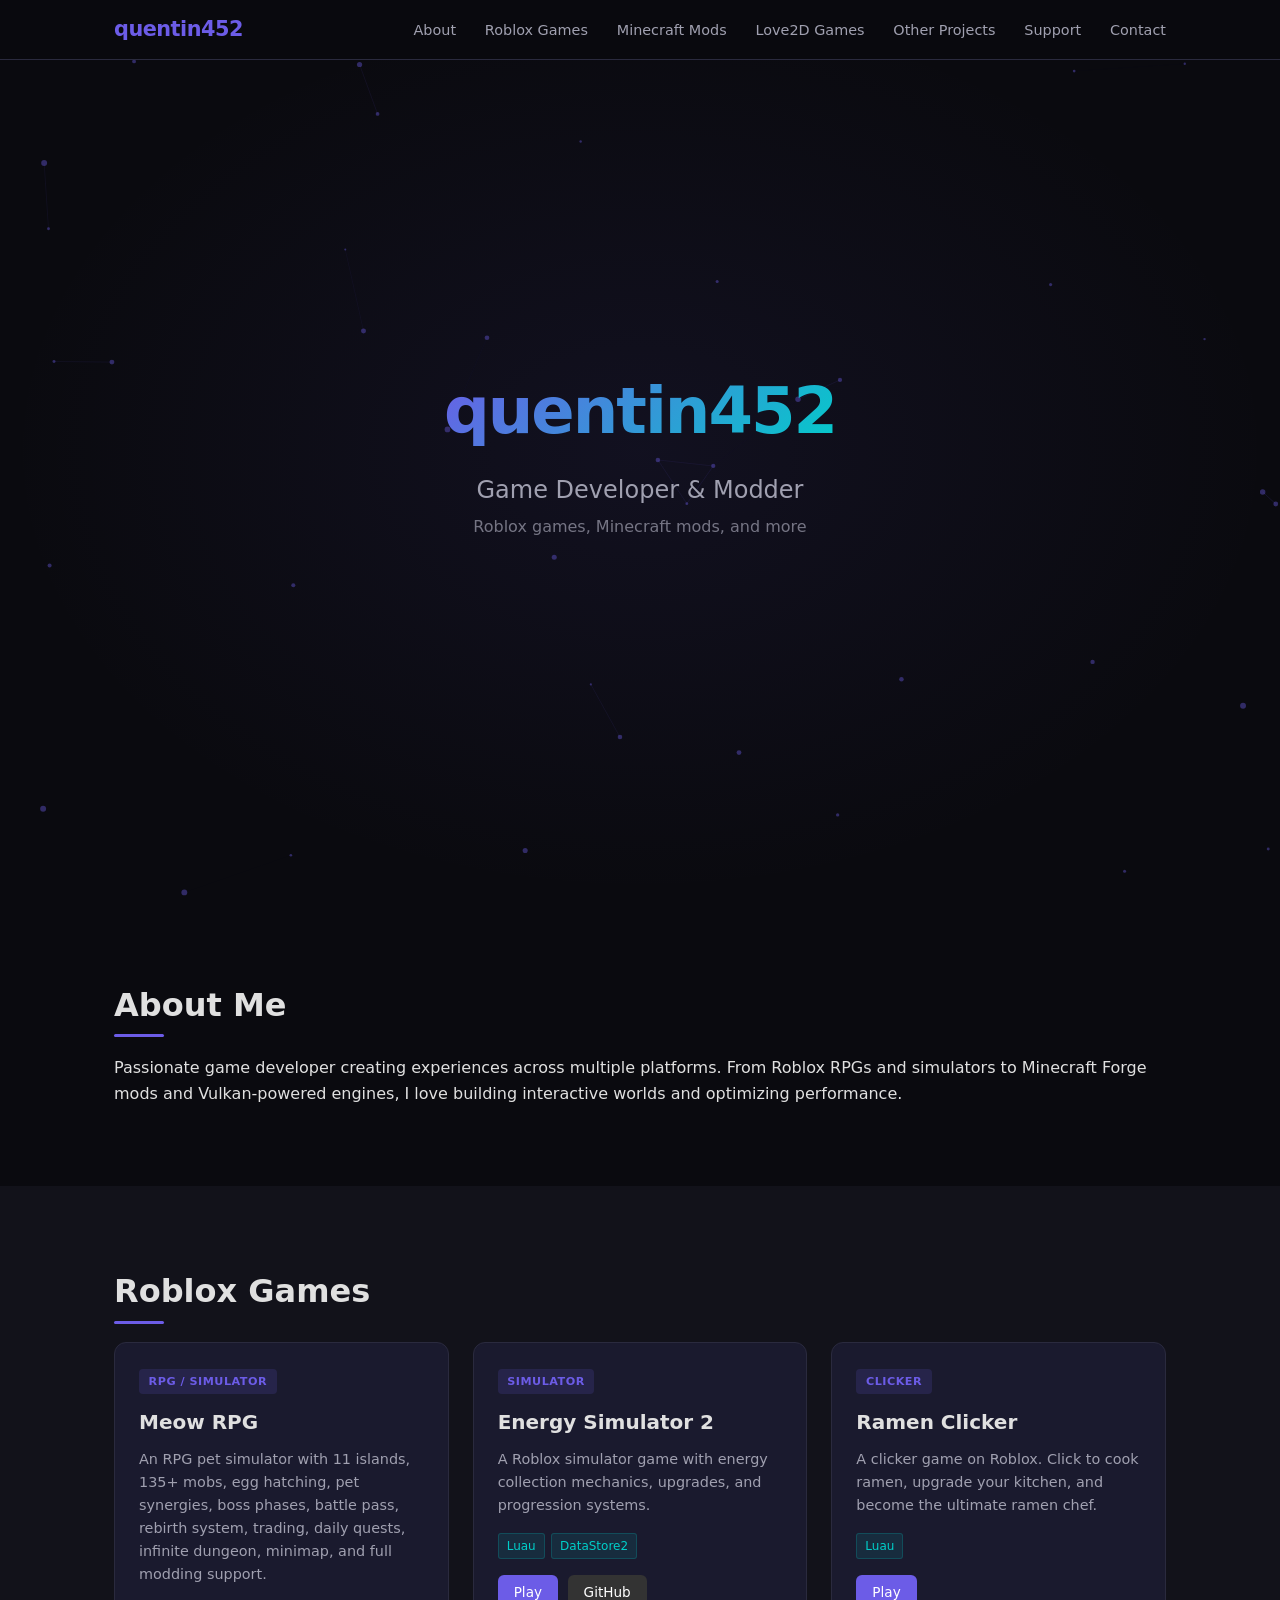
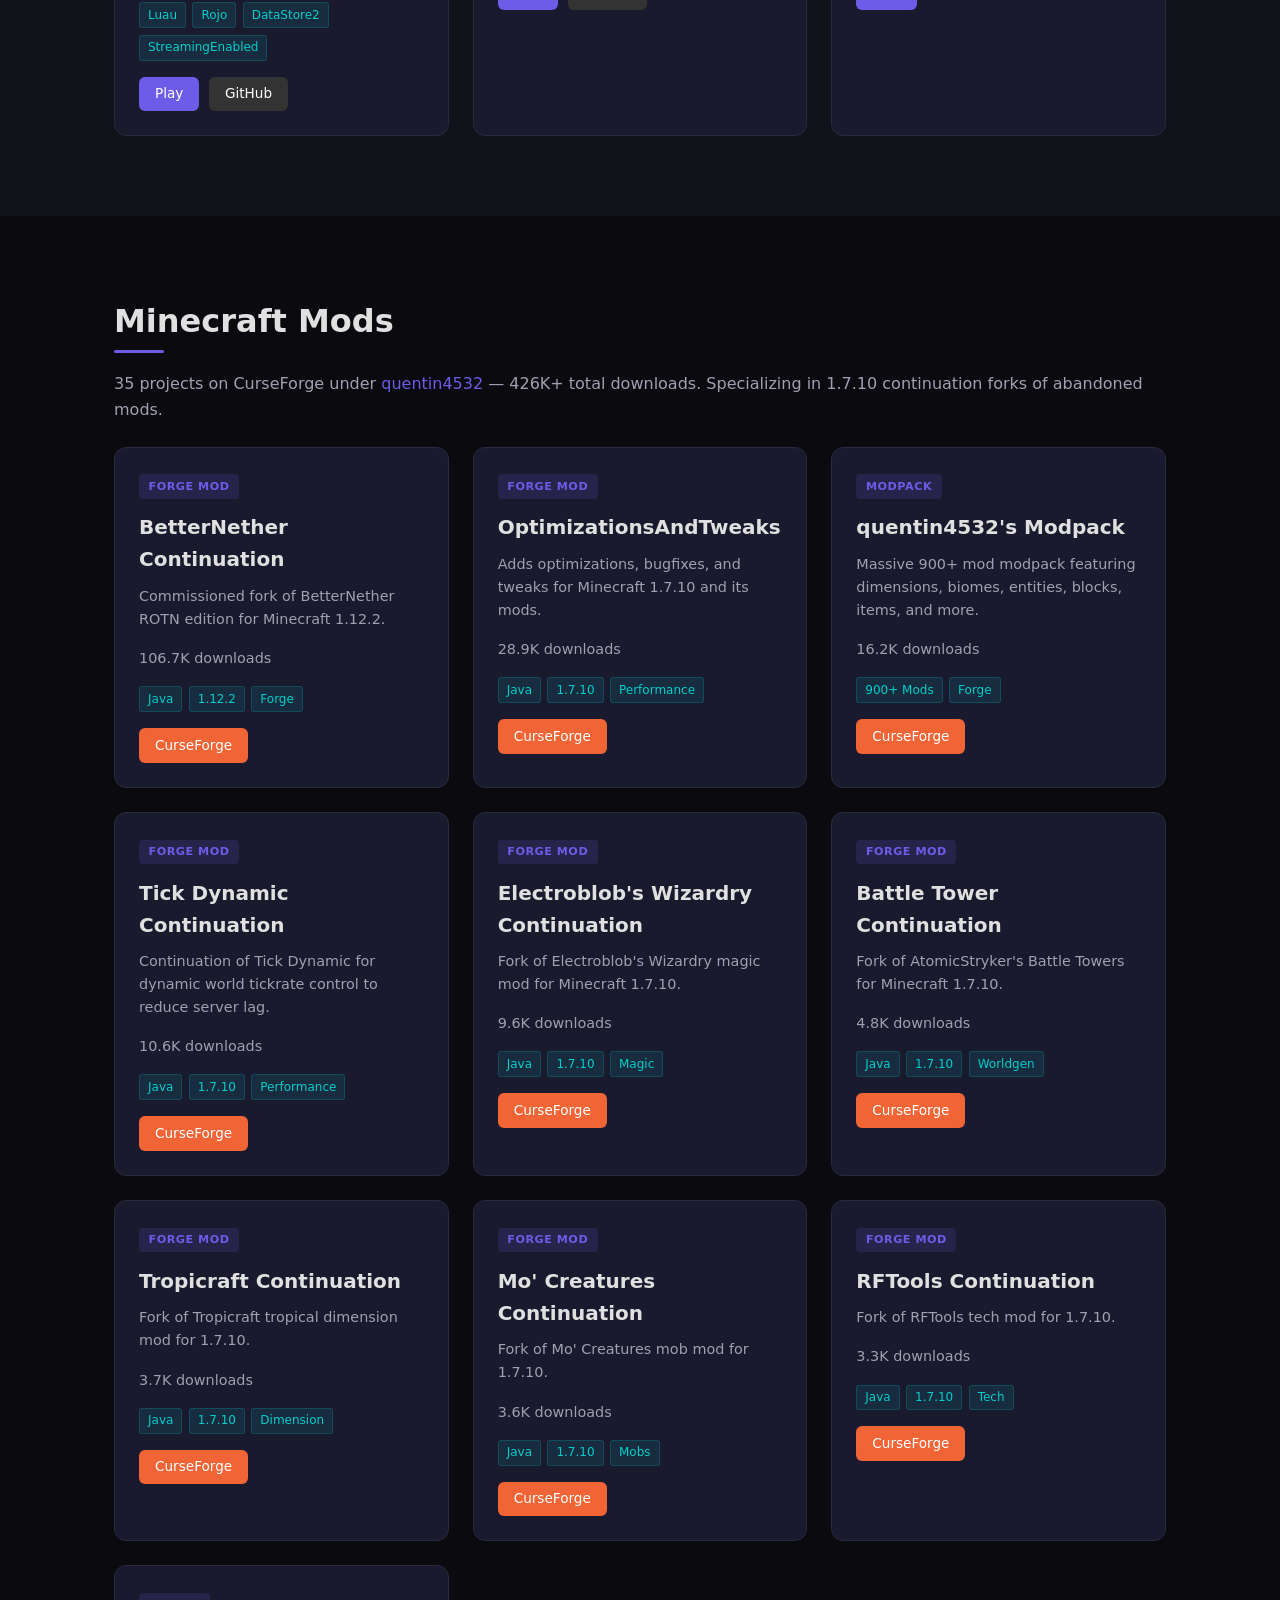
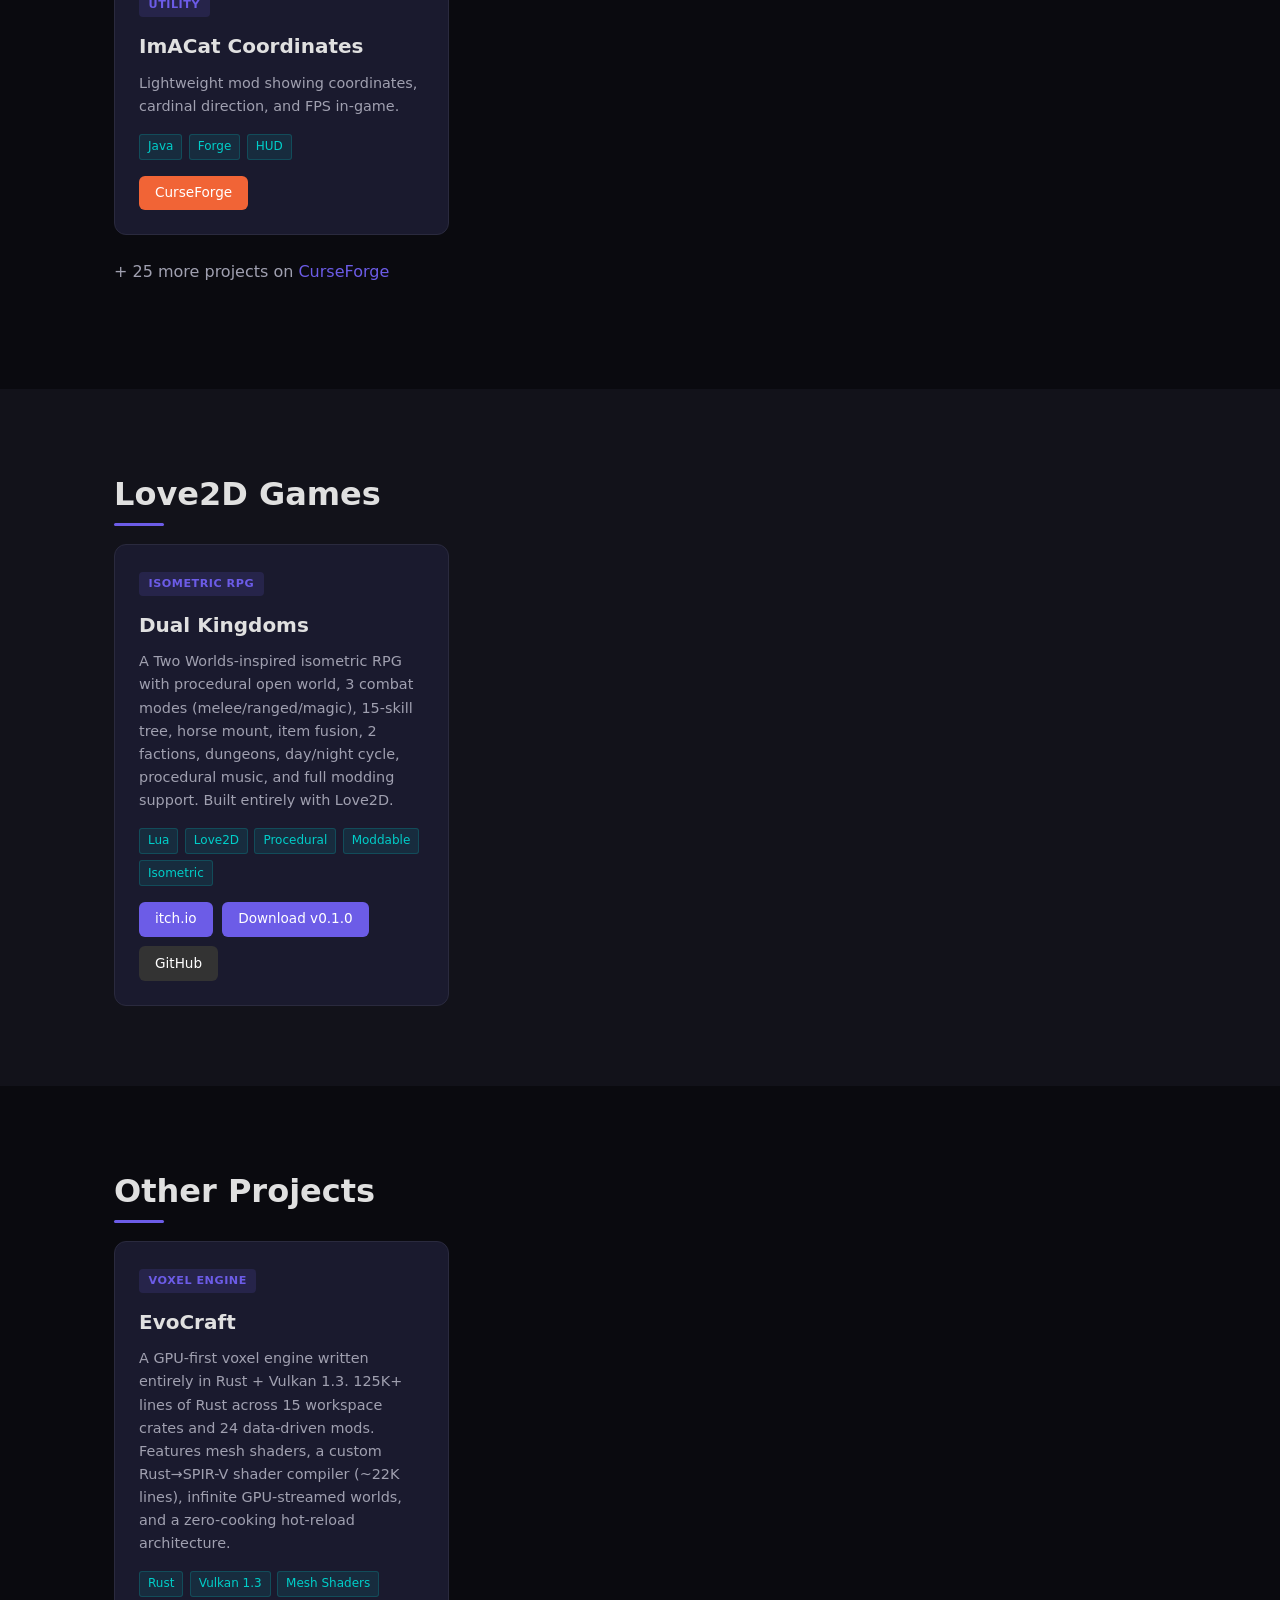
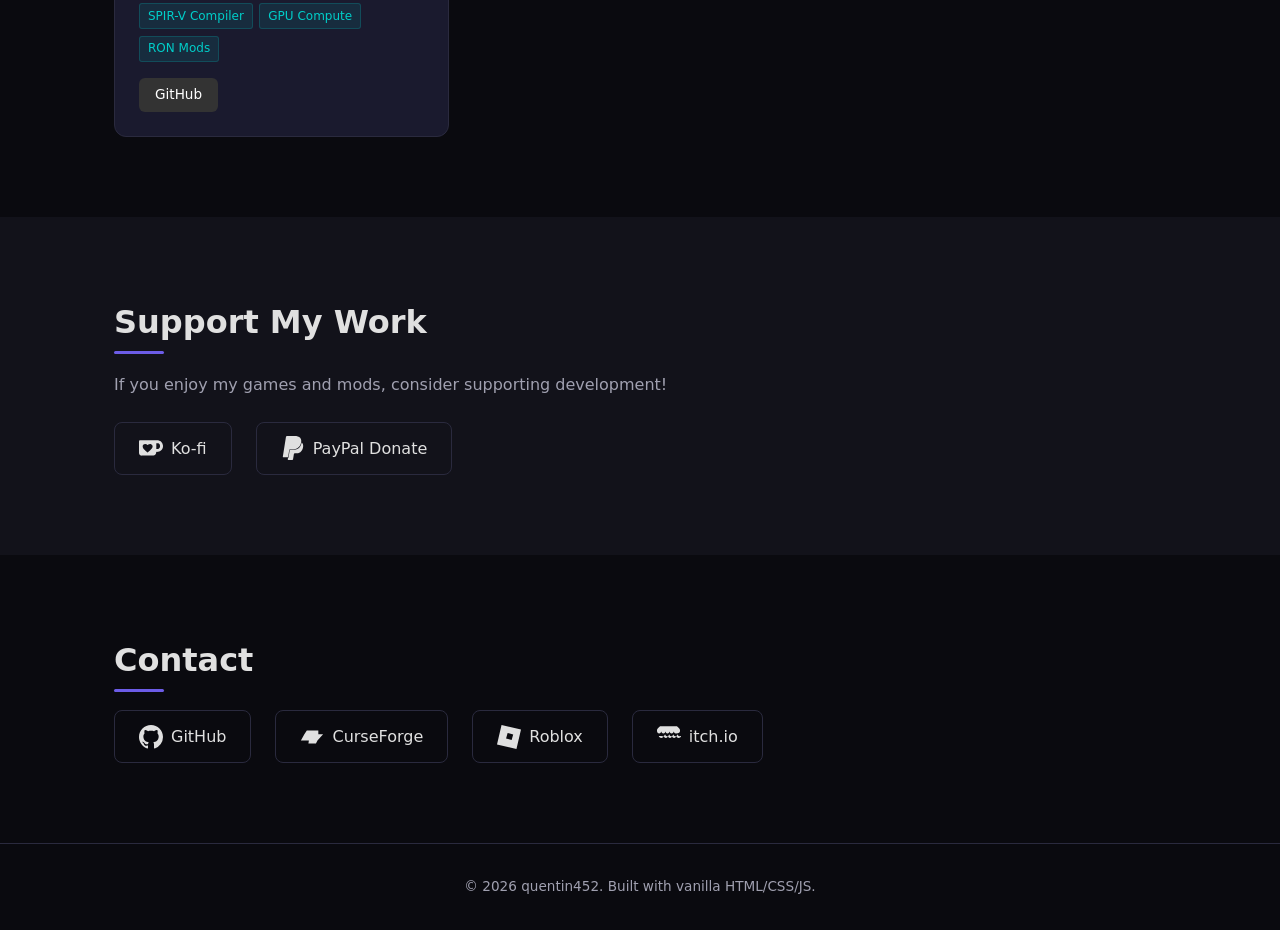
<file: index.html>
<!DOCTYPE html>
<html lang="en">
<head>
    <meta charset="UTF-8">
    <meta name="viewport" content="width=device-width, initial-scale=1.0">
    <title>quentin452 — Game Developer Portfolio</title>
    <link rel="stylesheet" href="style.css">
</head>
<body>
    <header>
        <nav>
            <div class="logo">quentin452</div>
            <ul>
                <li><a href="#about">About</a></li>
                <li><a href="#roblox">Roblox Games</a></li>
                <li><a href="#minecraft">Minecraft Mods</a></li>
                <li><a href="#love2d">Love2D Games</a></li>
                <li><a href="#other">Other Projects</a></li>
                <li><a href="#support">Support</a></li>
                <li><a href="#contact">Contact</a></li>
            </ul>
        </nav>
    </header>

    <section id="hero">
        <div class="hero-content">
            <h1>quentin452</h1>
            <p class="tagline">Game Developer &amp; Modder</p>
            <p class="subtitle">Roblox games, Minecraft mods, and more</p>
        </div>
        <div class="hero-particles" id="particles"></div>
    </section>

    <section id="about">
        <div class="container">
            <h2>About Me</h2>
            <p>Passionate game developer creating experiences across multiple platforms. From Roblox RPGs and simulators to Minecraft Forge mods and Vulkan-powered engines, I love building interactive worlds and optimizing performance.</p>
        </div>
    </section>

    <section id="roblox">
        <div class="container">
            <h2>Roblox Games</h2>
            <div class="projects-grid">
                <div class="project-card">
                    <div class="card-badge">RPG / Simulator</div>
                    <h3>Meow RPG</h3>
                    <p>An RPG pet simulator with 11 islands, 135+ mobs, egg hatching, pet synergies, boss phases, battle pass, rebirth system, trading, daily quests, infinite dungeon, minimap, and full modding support.</p>
                    <ul class="tech-tags">
                        <li>Luau</li>
                        <li>Rojo</li>
                        <li>DataStore2</li>
                        <li>StreamingEnabled</li>
                    </ul>
                    <div class="card-links">
                        <a href="https://www.roblox.com/fr/games/6365075829/Meow-RPG-BETA-V0-42" target="_blank" class="btn btn-play">Play</a>
                        <a href="https://github.com/quentin452/MeowRPG-2" target="_blank" class="btn btn-github">GitHub</a>
                    </div>
                </div>

                <div class="project-card">
                    <div class="card-badge">Simulator</div>
                    <h3>Energy Simulator 2</h3>
                    <p>A Roblox simulator game with energy collection mechanics, upgrades, and progression systems.</p>
                    <ul class="tech-tags">
                        <li>Luau</li>
                        <li>DataStore2</li>
                    </ul>
                    <div class="card-links">
                        <a href="https://www.roblox.com/games/120253435798827/" target="_blank" class="btn btn-play">Play</a>
                        <a href="https://github.com/quentin452/ENERGY-SIMULATOR-2-RELEASE" target="_blank" class="btn btn-github">GitHub</a>
                    </div>
                </div>

                <div class="project-card">
                    <div class="card-badge">Clicker</div>
                    <h3>Ramen Clicker</h3>
                    <p>A clicker game on Roblox. Click to cook ramen, upgrade your kitchen, and become the ultimate ramen chef.</p>
                    <ul class="tech-tags">
                        <li>Luau</li>
                    </ul>
                    <div class="card-links">
                        <a href="https://www.roblox.com/games/6224194909/" target="_blank" class="btn btn-play">Play</a>
                    </div>
                </div>
            </div>
        </div>
    </section>

    <section id="minecraft">
        <div class="container">
            <h2>Minecraft Mods</h2>
            <p class="section-desc">35 projects on CurseForge under <a href="https://www.curseforge.com/members/quentin4532/projects" target="_blank">quentin4532</a> — 426K+ total downloads. Specializing in 1.7.10 continuation forks of abandoned mods.</p>
            <div class="projects-grid" id="minecraft-grid">

                <div class="project-card">
                    <div class="card-badge">Forge Mod</div>
                    <h3>BetterNether Continuation</h3>
                    <p>Commissioned fork of BetterNether ROTN edition for Minecraft 1.12.2.</p>
                    <p class="download-count">106.7K downloads</p>
                    <ul class="tech-tags"><li>Java</li><li>1.12.2</li><li>Forge</li></ul>
                    <div class="card-links">
                        <a href="https://www.curseforge.com/minecraft/mc-mods/better-nether-continuation" target="_blank" class="btn btn-curseforge">CurseForge</a>
                    </div>
                </div>

                <div class="project-card">
                    <div class="card-badge">Forge Mod</div>
                    <h3>OptimizationsAndTweaks</h3>
                    <p>Adds optimizations, bugfixes, and tweaks for Minecraft 1.7.10 and its mods.</p>
                    <p class="download-count">28.9K downloads</p>
                    <ul class="tech-tags"><li>Java</li><li>1.7.10</li><li>Performance</li></ul>
                    <div class="card-links">
                        <a href="https://www.curseforge.com/minecraft/mc-mods/optimizationsandtweaks" target="_blank" class="btn btn-curseforge">CurseForge</a>
                    </div>
                </div>

                <div class="project-card">
                    <div class="card-badge">Modpack</div>
                    <h3>quentin4532's Modpack</h3>
                    <p>Massive 900+ mod modpack featuring dimensions, biomes, entities, blocks, items, and more.</p>
                    <p class="download-count">16.2K downloads</p>
                    <ul class="tech-tags"><li>900+ Mods</li><li>Forge</li></ul>
                    <div class="card-links">
                        <a href="https://www.curseforge.com/members/quentin4532/projects" target="_blank" class="btn btn-curseforge">CurseForge</a>
                    </div>
                </div>

                <div class="project-card">
                    <div class="card-badge">Forge Mod</div>
                    <h3>Tick Dynamic Continuation</h3>
                    <p>Continuation of Tick Dynamic for dynamic world tickrate control to reduce server lag.</p>
                    <p class="download-count">10.6K downloads</p>
                    <ul class="tech-tags"><li>Java</li><li>1.7.10</li><li>Performance</li></ul>
                    <div class="card-links">
                        <a href="https://www.curseforge.com/minecraft/mc-mods/tick-dynamic-continuation" target="_blank" class="btn btn-curseforge">CurseForge</a>
                    </div>
                </div>

                <div class="project-card">
                    <div class="card-badge">Forge Mod</div>
                    <h3>Electroblob's Wizardry Continuation</h3>
                    <p>Fork of Electroblob's Wizardry magic mod for Minecraft 1.7.10.</p>
                    <p class="download-count">9.6K downloads</p>
                    <ul class="tech-tags"><li>Java</li><li>1.7.10</li><li>Magic</li></ul>
                    <div class="card-links">
                        <a href="https://www.curseforge.com/minecraft/mc-mods/electroblobs-wizardry-continuation" target="_blank" class="btn btn-curseforge">CurseForge</a>
                    </div>
                </div>

                <div class="project-card">
                    <div class="card-badge">Forge Mod</div>
                    <h3>Battle Tower Continuation</h3>
                    <p>Fork of AtomicStryker's Battle Towers for Minecraft 1.7.10.</p>
                    <p class="download-count">4.8K downloads</p>
                    <ul class="tech-tags"><li>Java</li><li>1.7.10</li><li>Worldgen</li></ul>
                    <div class="card-links">
                        <a href="https://www.curseforge.com/minecraft/mc-mods/battle-tower-continuation" target="_blank" class="btn btn-curseforge">CurseForge</a>
                    </div>
                </div>

                <div class="project-card">
                    <div class="card-badge">Forge Mod</div>
                    <h3>Tropicraft Continuation</h3>
                    <p>Fork of Tropicraft tropical dimension mod for 1.7.10.</p>
                    <p class="download-count">3.7K downloads</p>
                    <ul class="tech-tags"><li>Java</li><li>1.7.10</li><li>Dimension</li></ul>
                    <div class="card-links">
                        <a href="https://www.curseforge.com/minecraft/mc-mods/tropicraft-continuation" target="_blank" class="btn btn-curseforge">CurseForge</a>
                    </div>
                </div>

                <div class="project-card">
                    <div class="card-badge">Forge Mod</div>
                    <h3>Mo' Creatures Continuation</h3>
                    <p>Fork of Mo' Creatures mob mod for 1.7.10.</p>
                    <p class="download-count">3.6K downloads</p>
                    <ul class="tech-tags"><li>Java</li><li>1.7.10</li><li>Mobs</li></ul>
                    <div class="card-links">
                        <a href="https://www.curseforge.com/minecraft/mc-mods/mo-creatures-continuation" target="_blank" class="btn btn-curseforge">CurseForge</a>
                    </div>
                </div>

                <div class="project-card">
                    <div class="card-badge">Forge Mod</div>
                    <h3>RFTools Continuation</h3>
                    <p>Fork of RFTools tech mod for 1.7.10.</p>
                    <p class="download-count">3.3K downloads</p>
                    <ul class="tech-tags"><li>Java</li><li>1.7.10</li><li>Tech</li></ul>
                    <div class="card-links">
                        <a href="https://www.curseforge.com/minecraft/mc-mods/rftools-continuation" target="_blank" class="btn btn-curseforge">CurseForge</a>
                    </div>
                </div>

                <div class="project-card">
                    <div class="card-badge">Utility</div>
                    <h3>ImACat Coordinates</h3>
                    <p>Lightweight mod showing coordinates, cardinal direction, and FPS in-game.</p>
                    <ul class="tech-tags"><li>Java</li><li>Forge</li><li>HUD</li></ul>
                    <div class="card-links">
                        <a href="https://www.curseforge.com/minecraft/mc-mods/my-coordinates-mod" target="_blank" class="btn btn-curseforge">CurseForge</a>
                    </div>
                </div>

            </div>
            <p class="section-desc" style="margin-top: 1.5rem;">+ 25 more projects on <a href="https://www.curseforge.com/members/quentin4532/projects" target="_blank">CurseForge</a></p>
        </div>
    </section>

    <section id="love2d">
        <div class="container">
            <h2>Love2D Games</h2>
            <div class="projects-grid">
                <div class="project-card">
                    <div class="card-badge">Isometric RPG</div>
                    <h3>Dual Kingdoms</h3>
                    <p>A Two Worlds-inspired isometric RPG with procedural open world, 3 combat modes (melee/ranged/magic), 15-skill tree, horse mount, item fusion, 2 factions, dungeons, day/night cycle, procedural music, and full modding support. Built entirely with Love2D.</p>
                    <ul class="tech-tags">
                        <li>Lua</li>
                        <li>Love2D</li>
                        <li>Procedural</li>
                        <li>Moddable</li>
                        <li>Isometric</li>
                    </ul>
                    <div class="card-links">
                        <a href="https://quentin4532.itch.io/dual-kingdom" target="_blank" class="btn btn-play">itch.io</a>
                        <a href="https://github.com/quentin452/DualKingdoms/releases/tag/v0.1.0" target="_blank" class="btn btn-play">Download v0.1.0</a>
                        <a href="https://github.com/quentin452/DualKingdoms" target="_blank" class="btn btn-github">GitHub</a>
                    </div>
                </div>
            </div>
        </div>
    </section>

    <section id="other">
        <div class="container">
            <h2>Other Projects</h2>
            <div class="projects-grid">
                <div class="project-card">
                    <div class="card-badge">Voxel Engine</div>
                    <h3>EvoCraft</h3>
                    <p>A GPU-first voxel engine written entirely in Rust + Vulkan 1.3. 125K+ lines of Rust across 15 workspace crates and 24 data-driven mods. Features mesh shaders, a custom Rust→SPIR-V shader compiler (~22K lines), infinite GPU-streamed worlds, and a zero-cooking hot-reload architecture.</p>
                    <ul class="tech-tags">
                        <li>Rust</li>
                        <li>Vulkan 1.3</li>
                        <li>Mesh Shaders</li>
                        <li>SPIR-V Compiler</li>
                        <li>GPU Compute</li>
                        <li>RON Mods</li>
                    </ul>
                    <div class="card-links">
                        <a href="https://github.com/quentin452/EvoCraft" target="_blank" class="btn btn-github">GitHub</a>
                    </div>
                </div>
            </div>
        </div>
    </section>

    <section id="support">
        <div class="container">
            <h2>Support My Work</h2>
            <p class="section-desc">If you enjoy my games and mods, consider supporting development!</p>
            <div class="contact-links">
                <a href="https://ko-fi.com/imacat98752" target="_blank" class="contact-item">
                    <svg viewBox="0 0 24 24" width="24" height="24"><path fill="currentColor" d="M23.881 8.948c-.773-4.085-4.859-4.593-4.859-4.593H.723c-.604 0-.679.798-.679.798s-.082 7.324-.022 11.822c.164 2.424 2.586 2.672 2.586 2.672s8.267-.023 11.966-.049c2.438-.426 2.683-2.566 2.658-3.734 4.352.24 7.422-2.831 6.649-6.916zm-11.062 3.511c-1.246 1.453-4.011 3.976-4.011 3.976s-.121.119-.31.023c-.076-.057-.108-.09-.108-.09-.443-.441-3.368-3.049-4.034-3.954-.709-.965-1.041-2.7-.091-3.71.951-1.01 3.005-1.086 4.363.407 0 0 1.565-1.782 3.468-.963 1.904.82 1.832 3.011.723 4.311zm6.173.478c-.928.116-1.682.028-1.682.028V7.284h1.77s1.971.551 1.971 2.638c0 1.913-.985 2.667-2.059 3.015z"/></svg>
                    Ko-fi
                </a>
                <a href="https://www.paypal.com/donate/?hosted_button_id=XHXG8T2N8QQG6" target="_blank" class="contact-item">
                    <svg viewBox="0 0 24 24" width="24" height="24"><path fill="currentColor" d="M7.076 21.337H2.47a.641.641 0 0 1-.633-.74L4.944.901C5.026.382 5.474 0 5.998 0h7.46c2.57 0 4.578.543 5.69 1.81 1.01 1.15 1.304 2.42 1.012 4.287-.023.143-.047.288-.077.437-.983 5.05-4.349 6.797-8.647 6.797h-2.19c-.524 0-.968.382-1.05.9l-1.12 7.106zm14.146-14.42a3.35 3.35 0 0 0-.607-.541c-.013.076-.026.175-.041.254-.93 4.778-4.005 7.201-9.138 7.201h-2.19a.563.563 0 0 0-.556.479l-1.187 7.527h-.506l-.24 1.516a.56.56 0 0 0 .554.647h3.882c.46 0 .85-.334.922-.788.06-.26.76-4.852.816-5.09a.932.932 0 0 1 .923-.788h.58c3.76 0 6.705-1.528 7.565-5.946.36-1.847.174-3.388-.777-4.471z"/></svg>
                    PayPal Donate
                </a>
            </div>
        </div>
    </section>

    <section id="contact">
        <div class="container">
            <h2>Contact</h2>
            <div class="contact-links">
                <a href="https://github.com/quentin452" target="_blank" class="contact-item">
                    <svg viewBox="0 0 24 24" width="24" height="24"><path fill="currentColor" d="M12 0C5.37 0 0 5.37 0 12c0 5.31 3.435 9.795 8.205 11.385.6.105.825-.255.825-.57 0-.285-.015-1.23-.015-2.235-3.015.555-3.795-.735-4.035-1.41-.135-.345-.72-1.41-1.23-1.695-.42-.225-1.02-.78-.015-.795.945-.015 1.62.87 1.845 1.23 1.08 1.815 2.805 1.305 3.495.99.105-.78.42-1.305.765-1.605-2.67-.3-5.46-1.335-5.46-5.925 0-1.305.465-2.385 1.23-3.225-.12-.3-.54-1.53.12-3.18 0 0 1.005-.315 3.3 1.23.96-.27 1.98-.405 3-.405s2.04.135 3 .405c2.295-1.56 3.3-1.23 3.3-1.23.66 1.65.24 2.88.12 3.18.765.84 1.23 1.905 1.23 3.225 0 4.605-2.805 5.625-5.475 5.925.435.375.81 1.095.81 2.22 0 1.605-.015 2.895-.015 3.3 0 .315.225.69.825.57A12.02 12.02 0 0024 12c0-6.63-5.37-12-12-12z"/></svg>
                    GitHub
                </a>
                <a href="https://www.curseforge.com/members/quentin4532/projects" target="_blank" class="contact-item">
                    <svg viewBox="0 0 24 24" width="24" height="24"><path fill="currentColor" d="M18.326 9.2065L23.1065 9.2065L17.4778 15.5065L15.9578 18.4065L8.41779 18.4065L8.89779 15.5065L0.893787 15.5065L4.34579 9.2065L6.82779 5.5065L18.326 5.5065L18.326 9.2065Z"/></svg>
                    CurseForge
                </a>
                <a href="https://www.roblox.com/users/187318480/profile" target="_blank" class="contact-item">
                    <svg viewBox="0 0 24 24" width="24" height="24"><path fill="currentColor" d="M4.537 0L0 19.463 19.463 24 24 4.537 4.537 0zm10.092 15.039l-5.568-1.563 1.563-5.568 5.568 1.563-1.563 5.568z"/></svg>
                    Roblox
                </a>
                <a href="https://quentin4532.itch.io/" target="_blank" class="contact-item">
                    <svg viewBox="0 0 24 24" width="24" height="24"><path fill="currentColor" d="M3.13 1.338C2.08 1.96.02 4.328 0 4.95v1.03c0 1.303.997 2.41 2.112 2.41 1.23 0 2.136-.907 2.136-2.108 0 1.2.907 2.108 2.136 2.108s2.136-.907 2.136-2.108c0 1.2.754 2.108 1.982 2.108h.003c1.228 0 1.982-.907 1.982-2.108 0 1.2.907 2.108 2.136 2.108s2.136-.907 2.136-2.108c0 1.2.907 2.108 2.136 2.108C22.003 8.39 23 7.283 23 5.98V4.95c-.02-.622-2.08-2.99-3.13-3.612H3.13zm-1.324 9.655v.02c.092 1.078 1.272 1.903 2.442 1.903 1.37 0 2.476-.963 2.476-2.108 0 1.145.907 2.108 2.136 2.108s2.136-.963 2.136-2.108c0 1.145.754 2.108 1.982 2.108h.003c1.228 0 1.982-.963 1.982-2.108 0 1.145.907 2.108 2.136 2.108s2.136-.963 2.136-2.108c0 1.145 1.106 2.108 2.476 2.108 1.17 0 2.35-.825 2.442-1.903v-.02c-.51.108-.963.192-1.476.192-1.23 0-2.136-.907-2.136-2.108 0 1.2-.907 2.108-2.136 2.108s-2.136-.907-2.136-2.108c0 1.2-.754 2.108-1.982 2.108h-.003c-1.228 0-1.982-.907-1.982-2.108 0 1.2-.907 2.108-2.136 2.108s-2.136-.907-2.136-2.108c0 1.2-.907 2.108-2.136 2.108-.513 0-.966-.084-1.476-.192z"/></svg>
                    itch.io
                </a>
            </div>
        </div>
    </section>

    <footer>
        <p>&copy; 2026 quentin452. Built with vanilla HTML/CSS/JS.</p>
    </footer>

    <script src="script.js"></script>
</body>
</html>
</file>
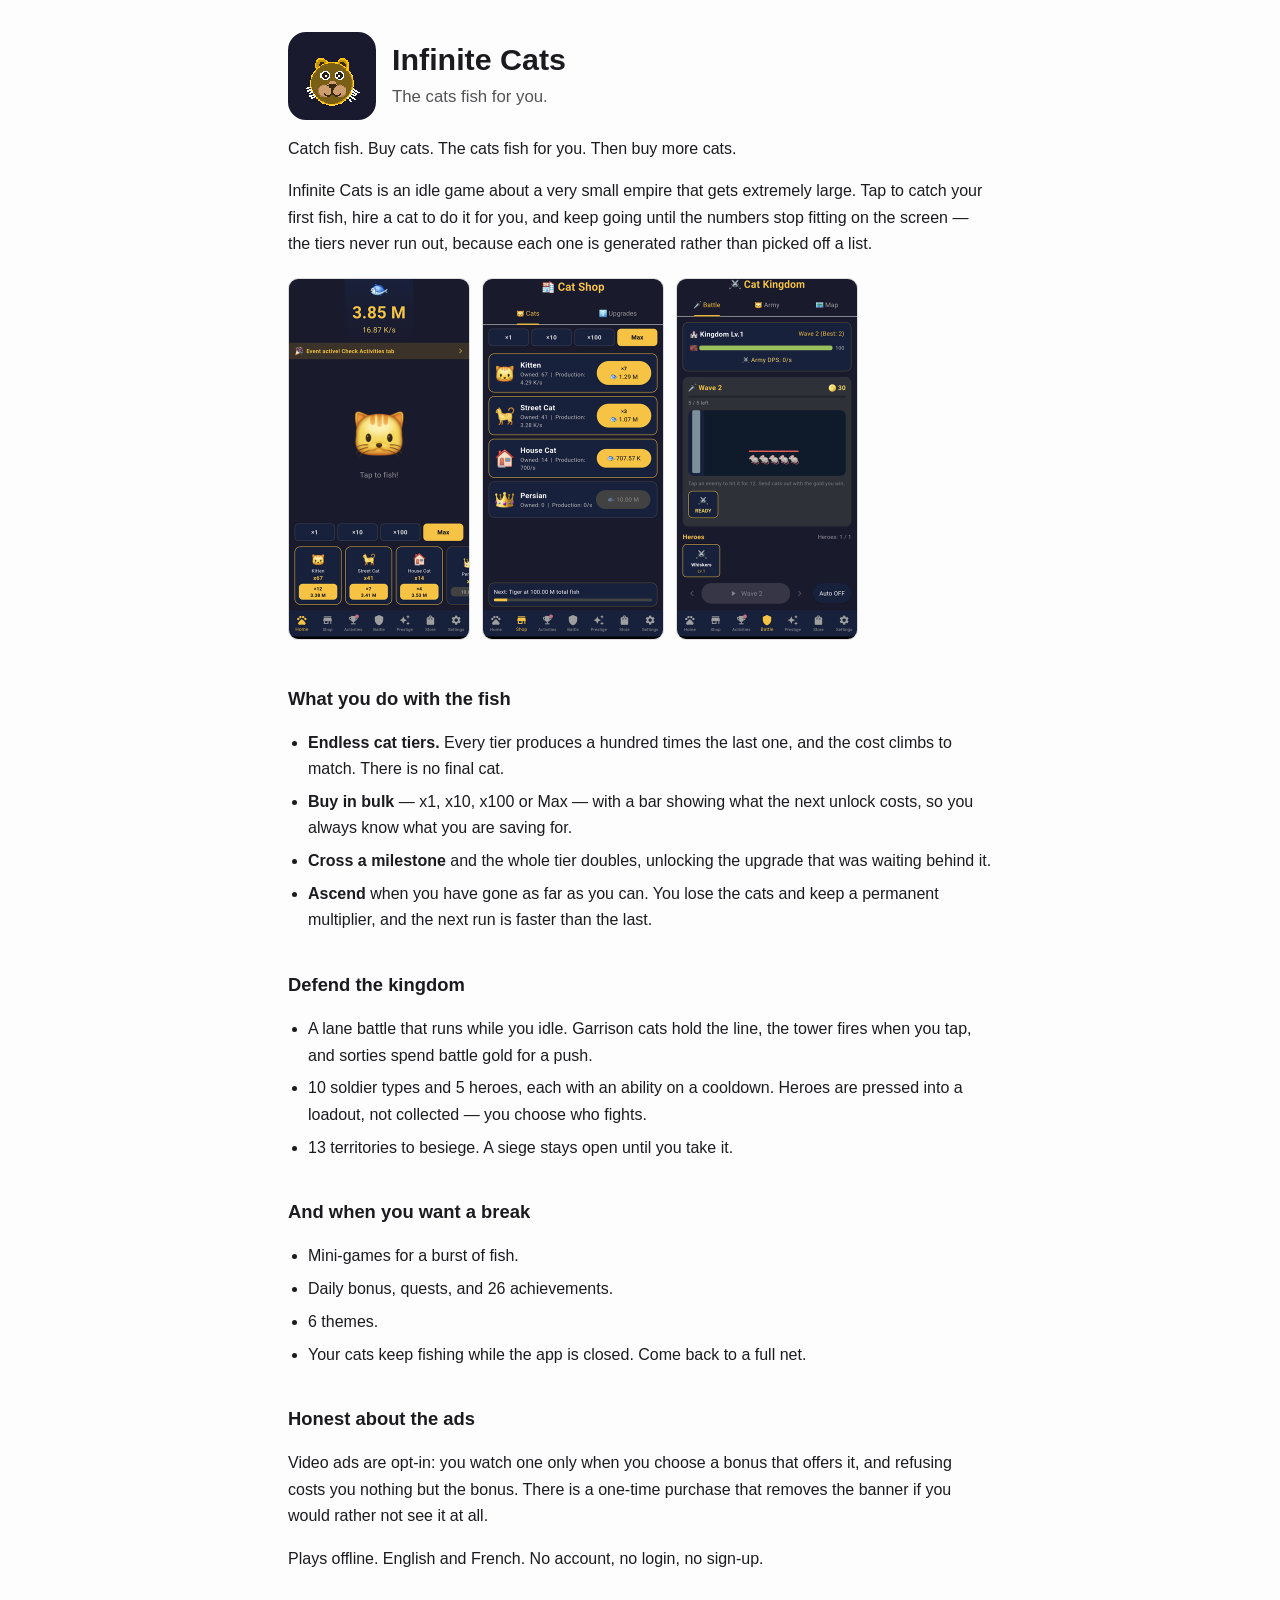
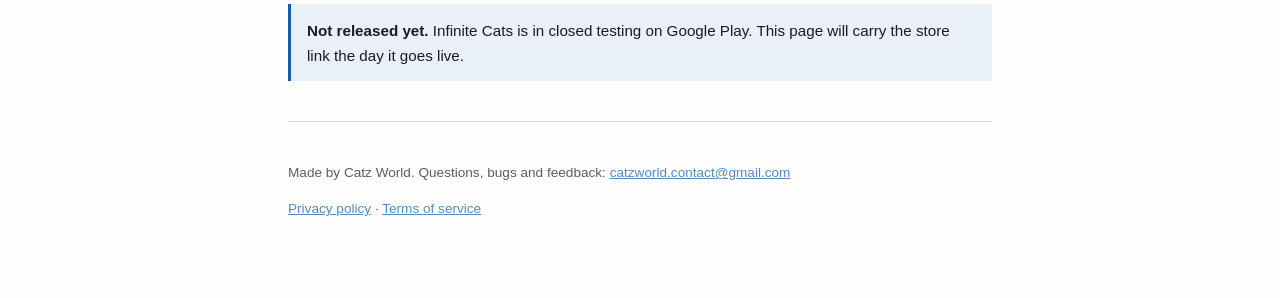
<file: infinite-cats/index.html>
<!DOCTYPE html>
<html lang="en">
<head>
<meta charset="utf-8">
<meta name="viewport" content="width=device-width, initial-scale=1">
<title>Infinite Cats — the cats fish for you</title>
<meta name="description" content="An idle game about a very small cat empire that gets extremely large. Plays offline. English and French.">
<link rel="icon" href="icon.png" type="image/png">
<style>
  /* Standalone by design, exactly like privacy-policy.html: this page must
     render correctly on its own URL without the parent site's stylesheet,
     which is a sibling directory away and not guaranteed to be there. */
  :root { color-scheme: light dark; }
  body {
    margin: 0 auto;
    padding: 2rem 1.25rem 4rem;
    max-width: 44rem;
    font: 16px/1.65 -apple-system, BlinkMacSystemFont, "Segoe UI", Roboto, sans-serif;
    color: #1b1b1f;
    background: #fdfdfd;
  }
  header { display: flex; align-items: center; gap: 1rem; }
  header img { width: 88px; height: 88px; border-radius: 18px; image-rendering: pixelated; }
  h1 { font-size: 1.9rem; line-height: 1.2; margin: 0; }
  .tagline { margin: .35rem 0 0; font-size: 1.05rem; opacity: .75; }
  h2 { font-size: 1.15rem; margin-top: 2.25rem; }
  a { color: #0b5cab; overflow-wrap: anywhere; }
  ul { padding-left: 1.25rem; }
  li { margin: .4rem 0; }
  .status {
    margin: 2rem 0 0;
    padding: .85rem 1rem;
    border-left: 3px solid #0b5cab;
    background: #0b5cab14;
    font-size: .95rem;
  }
  .shots {
    display: flex;
    gap: .75rem;
    margin: 1.25rem 0 0;
    overflow-x: auto;
    padding-bottom: .5rem;
  }
  .shots img {
    width: 180px;
    height: auto;
    flex: 0 0 auto;
    border-radius: 10px;
    border: 1px solid #0002;
  }
  hr { border: 0; border-top: 1px solid #0002; margin: 2.5rem 0; }
  footer { margin-top: 2.5rem; font-size: .85rem; opacity: .7; }
  @media (prefers-color-scheme: dark) {
    body { color: #e6e6e9; background: #16161a; }
    a { color: #7fb2f0; }
    hr, .shots img { border-color: #fff2; }
    .status { border-left-color: #7fb2f0; background: #7fb2f01a; }
  }
</style>
</head>
<body>

<header>
  <img src="icon.png" alt="Infinite Cats icon">
  <div>
    <h1>Infinite Cats</h1>
    <p class="tagline">The cats fish for you.</p>
  </div>
</header>

<p>Catch fish. Buy cats. The cats fish for you. Then buy more cats.</p>

<p>Infinite Cats is an idle game about a very small empire that gets extremely large. Tap to catch
your first fish, hire a cat to do it for you, and keep going until the numbers stop fitting on the
screen — the tiers never run out, because each one is generated rather than picked off a list.</p>

<div class="shots">
  <img src="shot-home.png" alt="The home screen: the cat, the fish counter and the tap area">
  <img src="shot-shop-cat.png" alt="The cat shop, with bulk buying and the next unlock">
  <img src="shot-battle.png" alt="The lane battle: garrison cats holding the line against a wave">
</div>

<h2>What you do with the fish</h2>
<ul>
  <li><strong>Endless cat tiers.</strong> Every tier produces a hundred times the last one, and the
      cost climbs to match. There is no final cat.</li>
  <li><strong>Buy in bulk</strong> — x1, x10, x100 or Max — with a bar showing what the next unlock
      costs, so you always know what you are saving for.</li>
  <li><strong>Cross a milestone</strong> and the whole tier doubles, unlocking the upgrade that was
      waiting behind it.</li>
  <li><strong>Ascend</strong> when you have gone as far as you can. You lose the cats and keep a
      permanent multiplier, and the next run is faster than the last.</li>
</ul>

<h2>Defend the kingdom</h2>
<ul>
  <li>A lane battle that runs while you idle. Garrison cats hold the line, the tower fires when you
      tap, and sorties spend battle gold for a push.</li>
  <li>10 soldier types and 5 heroes, each with an ability on a cooldown. Heroes are pressed into a
      loadout, not collected — you choose who fights.</li>
  <li>13 territories to besiege. A siege stays open until you take it.</li>
</ul>

<h2>And when you want a break</h2>
<ul>
  <li>Mini-games for a burst of fish.</li>
  <li>Daily bonus, quests, and 26 achievements.</li>
  <li>6 themes.</li>
  <li>Your cats keep fishing while the app is closed. Come back to a full net.</li>
</ul>

<h2>Honest about the ads</h2>
<p>Video ads are opt-in: you watch one only when you choose a bonus that offers it, and refusing
costs you nothing but the bonus. There is a one-time purchase that removes the banner if you would
rather not see it at all.</p>

<p>Plays offline. English and French. No account, no login, no sign-up.</p>

<p class="status"><strong>Not released yet.</strong> Infinite Cats is in closed testing on Google
Play. This page will carry the store link the day it goes live.</p>

<hr>

<footer>
  <p>Made by Catz World. Questions, bugs and feedback:
     <a href="mailto:catzworld.contact@gmail.com">catzworld.contact@gmail.com</a></p>
  <p><a href="privacy-policy.html">Privacy policy</a> · <a href="terms-of-service.html">Terms of service</a></p>
</footer>

</body>
</html>
</file>
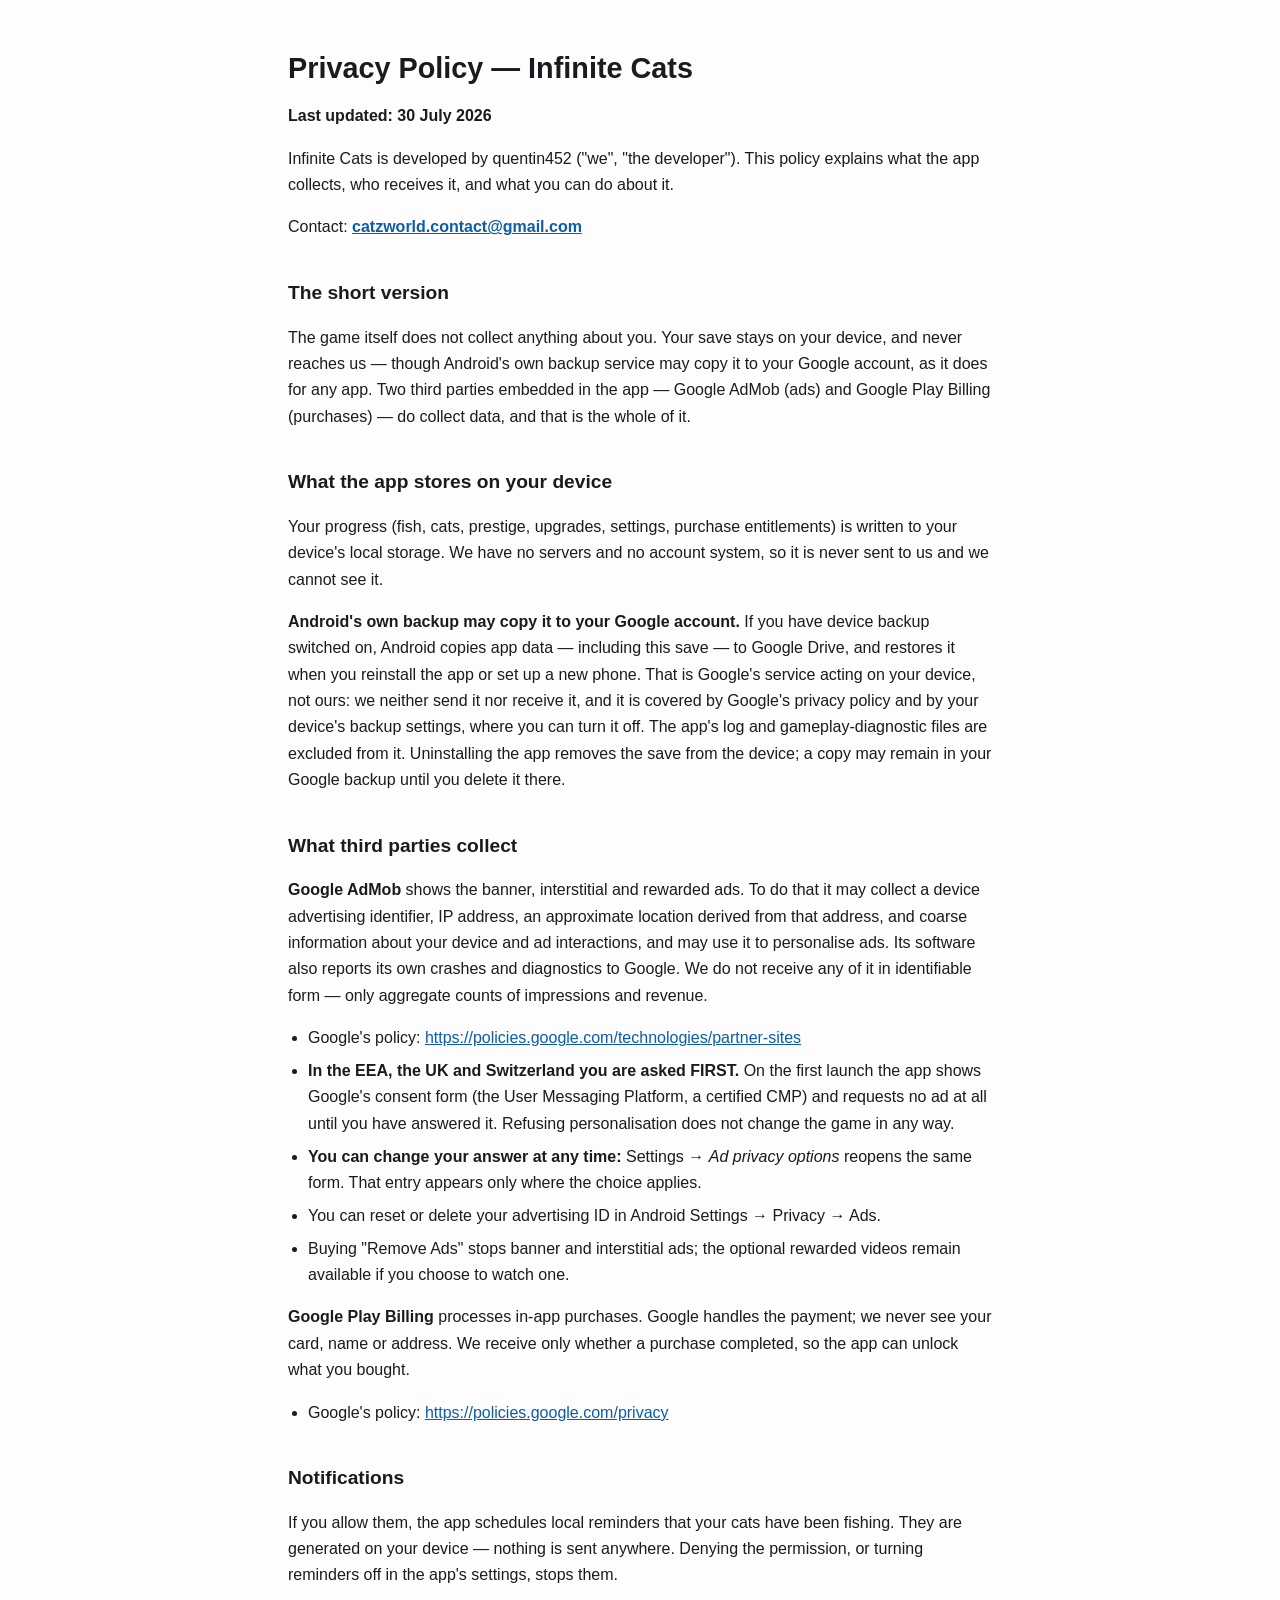
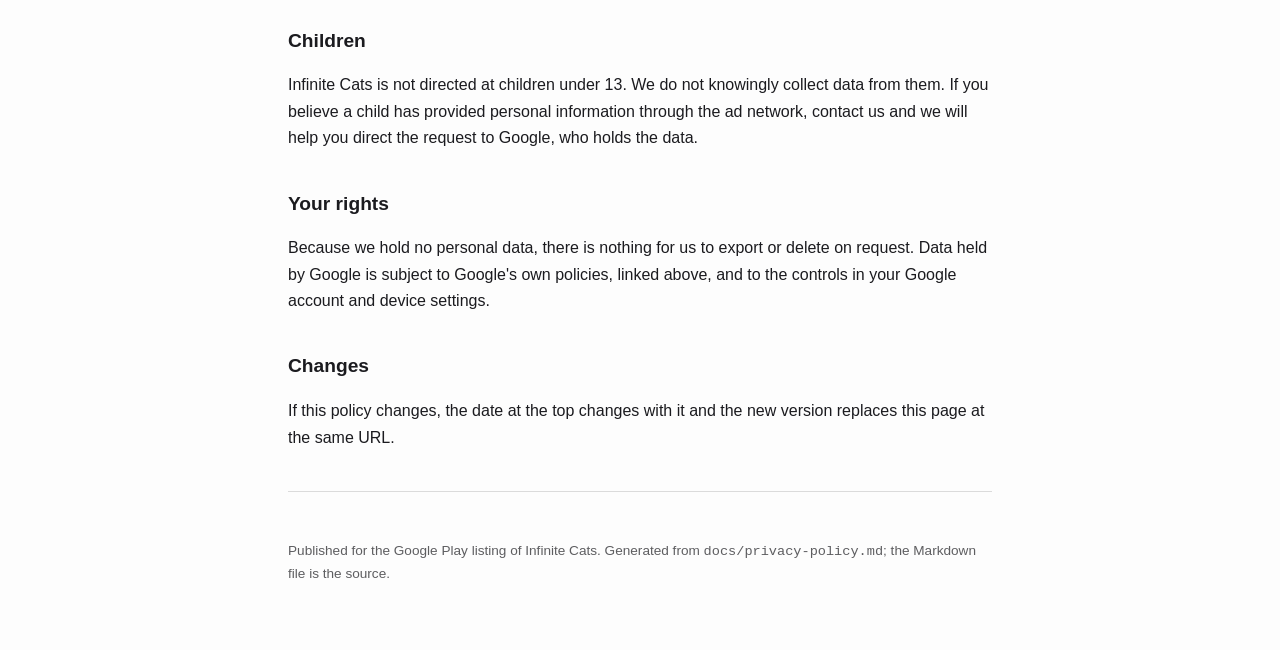
<file: infinite-cats/privacy-policy.html>
<!DOCTYPE html>
<html lang="en">
<head>
<meta charset="utf-8">
<meta name="viewport" content="width=device-width, initial-scale=1">
<title>Privacy Policy — Infinite Cats</title>
<style>
  :root { color-scheme: light dark; }
  body {
    margin: 0 auto;
    padding: 2rem 1.25rem 4rem;
    max-width: 44rem;
    font: 16px/1.65 -apple-system, BlinkMacSystemFont, "Segoe UI", Roboto, sans-serif;
    color: #1b1b1f;
    background: #fdfdfd;
  }
  h1 { font-size: 1.8rem; line-height: 1.25; margin-bottom: .25rem; }
  h2 { font-size: 1.2rem; margin-top: 2.25rem; }
  a { color: #0b5cab; overflow-wrap: anywhere; }
  ul { padding-left: 1.25rem; }
  li { margin: .4rem 0; }
  hr { border: 0; border-top: 1px solid #0002; margin: 2.5rem 0; }
  footer { margin-top: 3rem; font-size: .85rem; opacity: .7; }
  @media (prefers-color-scheme: dark) {
    body { color: #e6e6e9; background: #16161a; }
    a { color: #7fb2f0; }
    hr { border-top-color: #fff2; }
  }
</style>
</head>
<body>
<h1 id="privacy-policy--infinite-cats">Privacy Policy — Infinite Cats</h1>
<p><strong>Last updated: 30 July 2026</strong></p>
<p>Infinite Cats is developed by quentin452 (&quot;we&quot;, &quot;the developer&quot;). This policy explains what the
app collects, who receives it, and what you can do about it.</p>
<p>Contact: <strong><a href="mailto:catzworld.contact@gmail.com">catzworld.contact@gmail.com</a></strong></p>
<h2 id="the-short-version">The short version</h2>
<p>The game itself does not collect anything about you. Your save stays on your device, and never
reaches us — though Android's own backup service may copy it to your Google account, as it does for
any app. Two third parties embedded in the app — Google AdMob (ads) and Google Play Billing
(purchases) — do collect data, and that is the whole of it.</p>
<h2 id="what-the-app-stores-on-your-device">What the app stores on your device</h2>
<p>Your progress (fish, cats, prestige, upgrades, settings, purchase entitlements) is written to your
device's local storage. We have no servers and no account system, so it is never sent to us and we
cannot see it.</p>
<p><strong>Android's own backup may copy it to your Google account.</strong> If you have device backup switched on,
Android copies app data — including this save — to Google Drive, and restores it when you reinstall
the app or set up a new phone. That is Google's service acting on your device, not ours: we neither
send it nor receive it, and it is covered by Google's privacy policy and by your device's backup
settings, where you can turn it off. The app's log and gameplay-diagnostic files are excluded from
it. Uninstalling the app removes the save from the device; a copy may remain in your Google backup
until you delete it there.</p>
<h2 id="what-third-parties-collect">What third parties collect</h2>
<p><strong>Google AdMob</strong> shows the banner, interstitial and rewarded ads. To do that it may collect a
device advertising identifier, IP address, an approximate location derived from that address, and
coarse information about your device and ad interactions, and may use it to personalise ads. Its
software also reports its own crashes and diagnostics to Google. We do not receive any of it in
identifiable form — only aggregate counts of impressions and revenue.</p>
<ul>
<li>Google's policy: <a href="https://policies.google.com/technologies/partner-sites">https://policies.google.com/technologies/partner-sites</a></li>
<li><strong>In the EEA, the UK and Switzerland you are asked FIRST.</strong> On the first launch the app shows
Google's consent form (the User Messaging Platform, a certified CMP) and requests no ad at all
until you have answered it. Refusing personalisation does not change the game in any way.</li>
<li><strong>You can change your answer at any time:</strong> Settings → <em>Ad privacy options</em> reopens the same
form. That entry appears only where the choice applies.</li>
<li>You can reset or delete your advertising ID in Android Settings → Privacy → Ads.</li>
<li>Buying &quot;Remove Ads&quot; stops banner and interstitial ads; the optional rewarded videos remain
available if you choose to watch one.</li>
</ul>
<p><strong>Google Play Billing</strong> processes in-app purchases. Google handles the payment; we never see your
card, name or address. We receive only whether a purchase completed, so the app can unlock what
you bought.</p>
<ul>
<li>Google's policy: <a href="https://policies.google.com/privacy">https://policies.google.com/privacy</a></li>
</ul>
<h2 id="notifications">Notifications</h2>
<p>If you allow them, the app schedules local reminders that your cats have been fishing. They are
generated on your device — nothing is sent anywhere. Denying the permission, or turning reminders
off in the app's settings, stops them.</p>
<h2 id="children">Children</h2>
<p>Infinite Cats is not directed at children under 13. We do not knowingly collect data from them. If
you believe a child has provided personal information through the ad network, contact us and we
will help you direct the request to Google, who holds the data.</p>
<h2 id="your-rights">Your rights</h2>
<p>Because we hold no personal data, there is nothing for us to export or delete on request. Data
held by Google is subject to Google's own policies, linked above, and to the controls in your
Google account and device settings.</p>
<h2 id="changes">Changes</h2>
<p>If this policy changes, the date at the top changes with it and the new version replaces this page
at the same URL.</p>
<hr>
<footer>Published for the Google Play listing of Infinite Cats. Generated from
<code>docs/privacy-policy.md</code>; the Markdown file is the source.</footer>
</body>
</html>
</file>
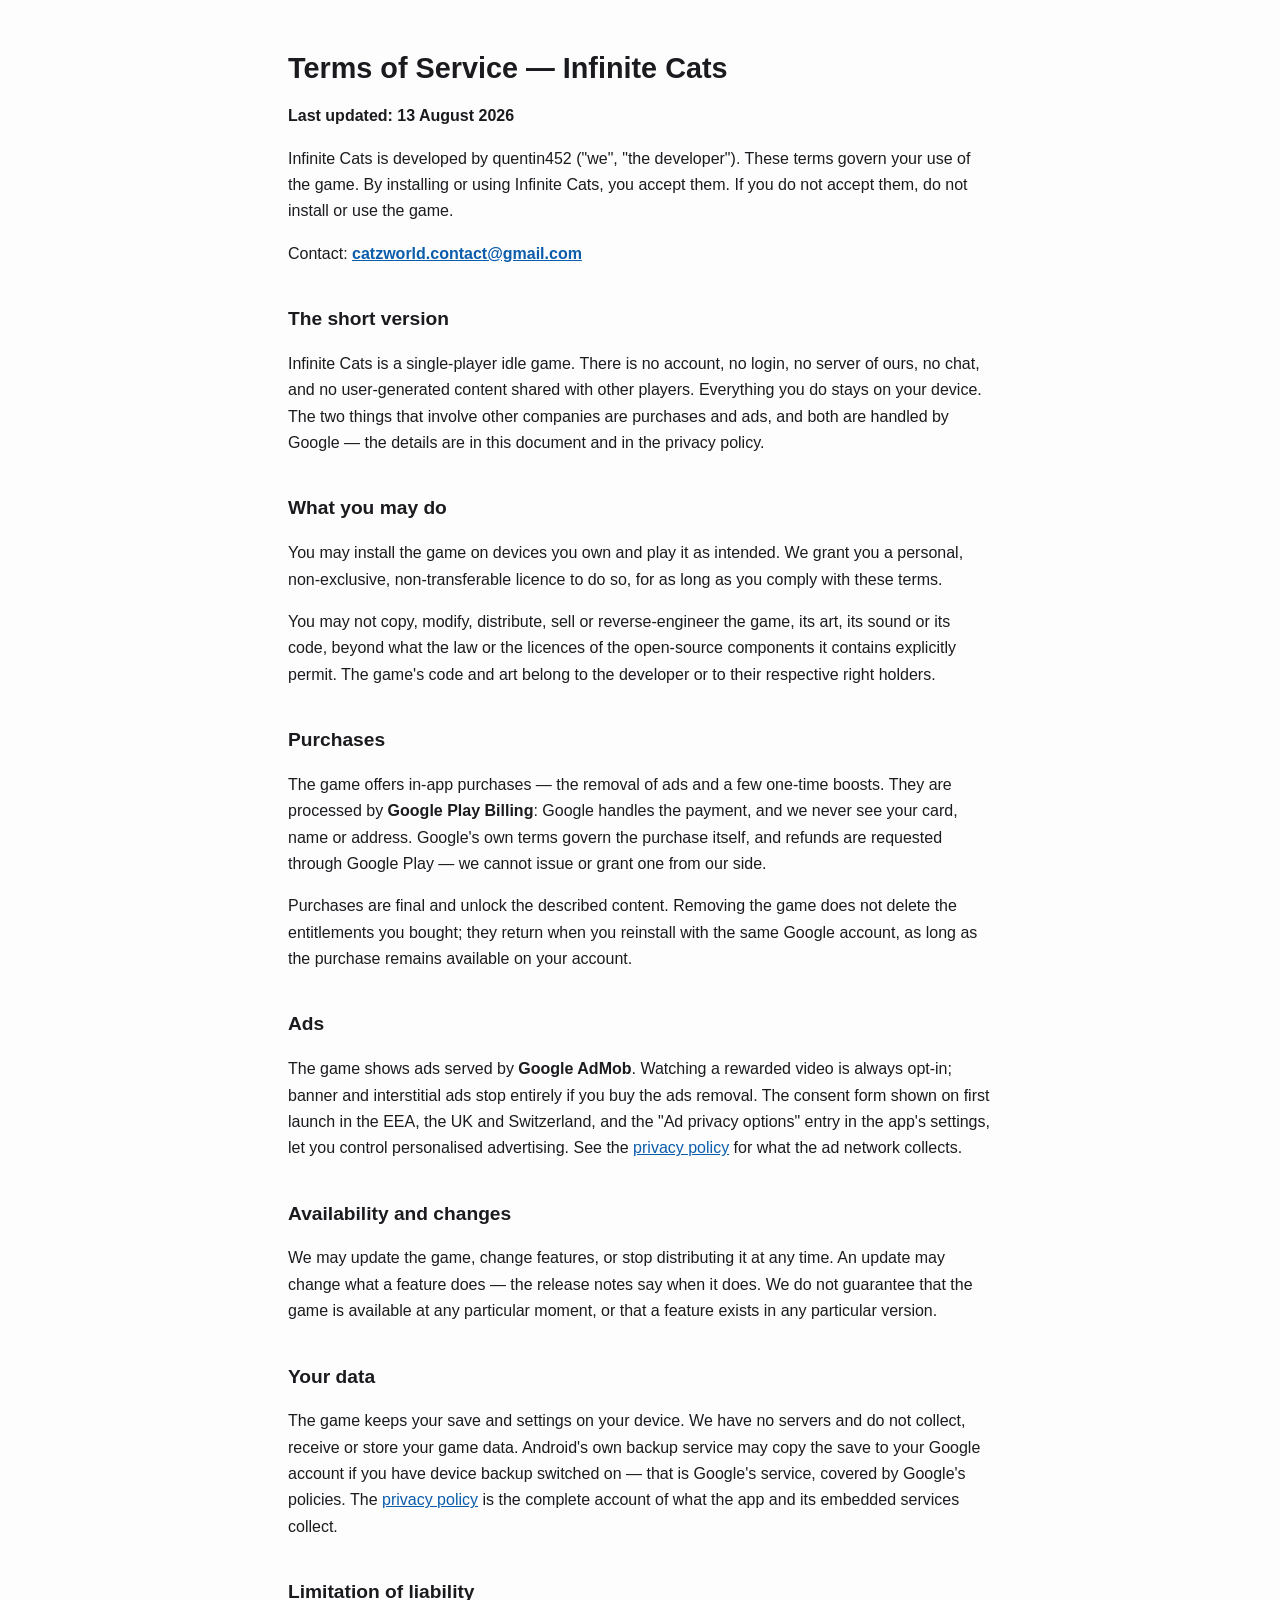
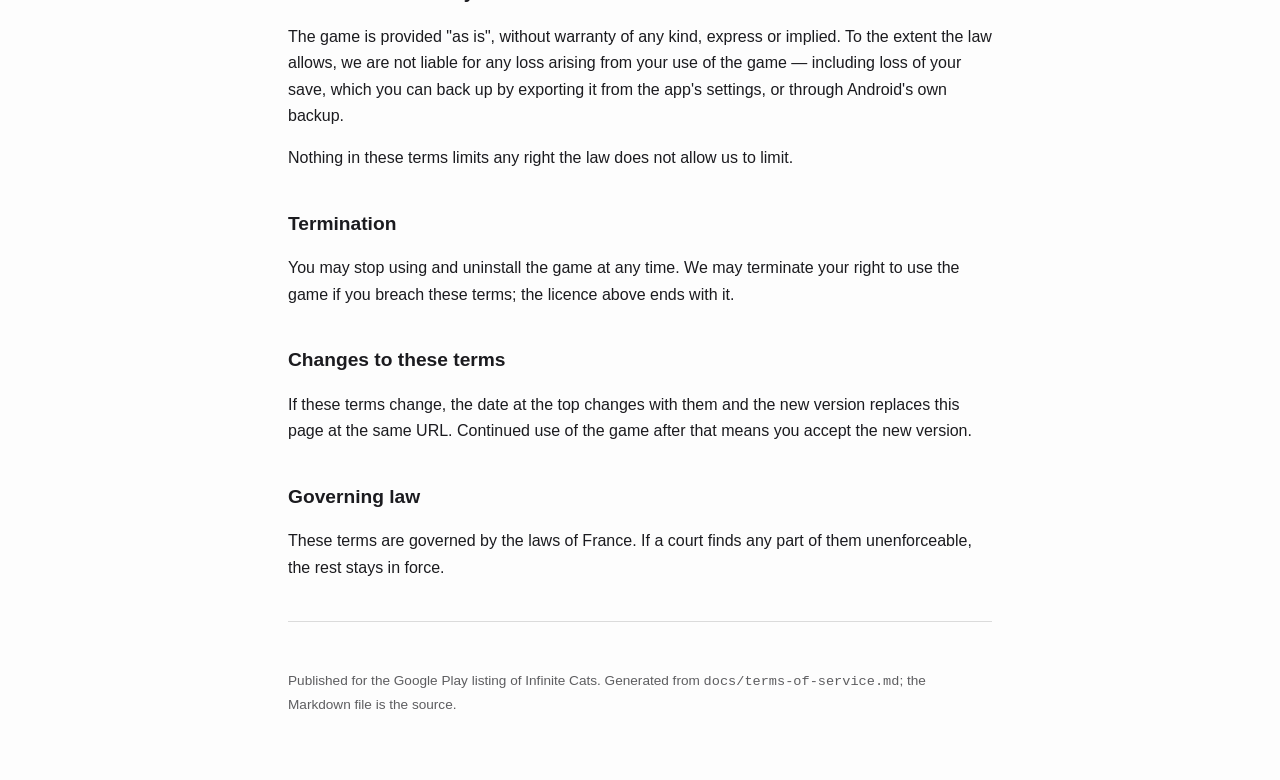
<file: infinite-cats/terms-of-service.html>
<!DOCTYPE html>
<html lang="en">
<head>
<meta charset="utf-8">
<meta name="viewport" content="width=device-width, initial-scale=1">
<title>Terms of Service — Infinite Cats</title>
<style>
  :root { color-scheme: light dark; }
  body {
    margin: 0 auto;
    padding: 2rem 1.25rem 4rem;
    max-width: 44rem;
    font: 16px/1.65 -apple-system, BlinkMacSystemFont, "Segoe UI", Roboto, sans-serif;
    color: #1b1b1f;
    background: #fdfdfd;
  }
  h1 { font-size: 1.8rem; line-height: 1.25; margin-bottom: .25rem; }
  h2 { font-size: 1.2rem; margin-top: 2.25rem; }
  a { color: #0b5cab; overflow-wrap: anywhere; }
  ul { padding-left: 1.25rem; }
  li { margin: .4rem 0; }
  hr { border: 0; border-top: 1px solid #0002; margin: 2.5rem 0; }
  footer { margin-top: 3rem; font-size: .85rem; opacity: .7; }
  @media (prefers-color-scheme: dark) {
    body { color: #e6e6e9; background: #16161a; }
    a { color: #7fb2f0; }
    hr { border-top-color: #fff2; }
  }
</style>
</head>
<body>
<h1 id="terms-of-service--infinite-cats">Terms of Service — Infinite Cats</h1>
<p><strong>Last updated: 13 August 2026</strong></p>
<p>Infinite Cats is developed by quentin452 (&quot;we&quot;, &quot;the developer&quot;). These terms govern your use of
the game. By installing or using Infinite Cats, you accept them. If you do not accept them, do not
install or use the game.</p>
<p>Contact: <strong><a href="mailto:catzworld.contact@gmail.com">catzworld.contact@gmail.com</a></strong></p>
<h2 id="the-short-version">The short version</h2>
<p>Infinite Cats is a single-player idle game. There is no account, no login, no server of ours, no
chat, and no user-generated content shared with other players. Everything you do stays on your
device. The two things that involve other companies are purchases and ads, and both are handled by
Google — the details are in this document and in the privacy policy.</p>
<h2 id="what-you-may-do">What you may do</h2>
<p>You may install the game on devices you own and play it as intended. We grant you a personal,
non-exclusive, non-transferable licence to do so, for as long as you comply with these terms.</p>
<p>You may not copy, modify, distribute, sell or reverse-engineer the game, its art, its sound or its
code, beyond what the law or the licences of the open-source components it contains explicitly
permit. The game's code and art belong to the developer or to their respective right holders.</p>
<h2 id="purchases">Purchases</h2>
<p>The game offers in-app purchases — the removal of ads and a few one-time boosts. They are
processed by <strong>Google Play Billing</strong>: Google handles the payment, and we never see your card, name
or address. Google's own terms govern the purchase itself, and refunds are requested through
Google Play — we cannot issue or grant one from our side.</p>
<p>Purchases are final and unlock the described content. Removing the game does not delete the
entitlements you bought; they return when you reinstall with the same Google account, as long as
the purchase remains available on your account.</p>
<h2 id="ads">Ads</h2>
<p>The game shows ads served by <strong>Google AdMob</strong>. Watching a rewarded video is always opt-in; banner
and interstitial ads stop entirely if you buy the ads removal. The consent form shown on first
launch in the EEA, the UK and Switzerland, and the &quot;Ad privacy options&quot; entry in the app's
settings, let you control personalised advertising. See the <a href="privacy-policy.html">privacy policy</a>
for what the ad network collects.</p>
<h2 id="availability-and-changes">Availability and changes</h2>
<p>We may update the game, change features, or stop distributing it at any time. An update may change
what a feature does — the release notes say when it does. We do not guarantee that the game is
available at any particular moment, or that a feature exists in any particular version.</p>
<h2 id="your-data">Your data</h2>
<p>The game keeps your save and settings on your device. We have no servers and do not collect,
receive or store your game data. Android's own backup service may copy the save to your Google
account if you have device backup switched on — that is Google's service, covered by Google's
policies. The <a href="privacy-policy.html">privacy policy</a> is the complete account of what the app and
its embedded services collect.</p>
<h2 id="limitation-of-liability">Limitation of liability</h2>
<p>The game is provided &quot;as is&quot;, without warranty of any kind, express or implied. To the extent the
law allows, we are not liable for any loss arising from your use of the game — including loss of
your save, which you can back up by exporting it from the app's settings, or through Android's own
backup.</p>
<p>Nothing in these terms limits any right the law does not allow us to limit.</p>
<h2 id="termination">Termination</h2>
<p>You may stop using and uninstall the game at any time. We may terminate your right to use the game
if you breach these terms; the licence above ends with it.</p>
<h2 id="changes-to-these-terms">Changes to these terms</h2>
<p>If these terms change, the date at the top changes with them and the new version replaces this
page at the same URL. Continued use of the game after that means you accept the new version.</p>
<h2 id="governing-law">Governing law</h2>
<p>These terms are governed by the laws of France. If a court finds any part of them unenforceable,
the rest stays in force.</p>
<hr>
<footer>Published for the Google Play listing of Infinite Cats. Generated from
<code>docs/terms-of-service.md</code>; the Markdown file is the source.</footer>
</body>
</html>
</file>
<file: style.css>
/* Reset & Base */
*, *::before, *::after { margin: 0; padding: 0; box-sizing: border-box; }

:root {
    --bg-primary: #0a0a0f;
    --bg-secondary: #12121a;
    --bg-card: #1a1a2e;
    --text-primary: #e0e0e0;
    --text-secondary: #a0a0b0;
    --accent: #6c5ce7;
    --accent-glow: rgba(108, 92, 231, 0.3);
    --accent-alt: #00cec9;
    --border: #2a2a3e;
    --card-hover: #222240;
}

body {
    font-family: 'Segoe UI', system-ui, -apple-system, sans-serif;
    background: var(--bg-primary);
    color: var(--text-primary);
    line-height: 1.6;
    overflow-x: hidden;
}

a { color: var(--accent); text-decoration: none; transition: color 0.2s; }
a:hover { color: var(--accent-alt); }

.container { max-width: 1100px; margin: 0 auto; padding: 0 1.5rem; }

/* Nav */
header {
    position: fixed;
    top: 0;
    width: 100%;
    z-index: 100;
    background: rgba(10, 10, 15, 0.85);
    backdrop-filter: blur(12px);
    border-bottom: 1px solid var(--border);
}
nav {
    max-width: 1100px;
    margin: 0 auto;
    padding: 0.8rem 1.5rem;
    display: flex;
    justify-content: space-between;
    align-items: center;
}
.logo {
    font-size: 1.3rem;
    font-weight: 700;
    color: var(--accent);
    letter-spacing: -0.5px;
}
nav ul { list-style: none; display: flex; gap: 1.8rem; }
nav ul a {
    color: var(--text-secondary);
    font-size: 0.9rem;
    font-weight: 500;
    transition: color 0.2s;
}
nav ul a:hover { color: var(--text-primary); }

/* Hero */
#hero {
    min-height: 100vh;
    display: flex;
    align-items: center;
    justify-content: center;
    text-align: center;
    position: relative;
    background: radial-gradient(ellipse at 50% 50%, rgba(108, 92, 231, 0.08) 0%, transparent 70%);
}
.hero-content { position: relative; z-index: 2; }
.hero-content h1 {
    font-size: 4rem;
    font-weight: 800;
    letter-spacing: -2px;
    background: linear-gradient(135deg, var(--accent), var(--accent-alt));
    -webkit-background-clip: text;
    -webkit-text-fill-color: transparent;
    background-clip: text;
}
.tagline {
    font-size: 1.5rem;
    color: var(--text-secondary);
    margin-top: 0.5rem;
    font-weight: 300;
}
.subtitle {
    font-size: 1rem;
    color: var(--text-secondary);
    margin-top: 0.3rem;
    opacity: 0.7;
}
.hero-particles {
    position: absolute;
    inset: 0;
    z-index: 1;
    pointer-events: none;
}

/* Sections */
section {
    padding: 5rem 0;
}
section:nth-child(even) {
    background: var(--bg-secondary);
}
h2 {
    font-size: 2rem;
    font-weight: 700;
    margin-bottom: 1.5rem;
    position: relative;
    display: inline-block;
}
h2::after {
    content: '';
    position: absolute;
    bottom: -6px;
    left: 0;
    width: 50px;
    height: 3px;
    background: var(--accent);
    border-radius: 2px;
}
.section-desc {
    color: var(--text-secondary);
    margin-bottom: 1.5rem;
}

/* Project Grid */
.projects-grid {
    display: grid;
    grid-template-columns: repeat(auto-fill, minmax(320px, 1fr));
    gap: 1.5rem;
}
.project-card {
    background: var(--bg-card);
    border: 1px solid var(--border);
    border-radius: 12px;
    padding: 1.5rem;
    transition: transform 0.2s, border-color 0.3s, box-shadow 0.3s;
    position: relative;
}
.project-card:hover {
    transform: translateY(-4px);
    border-color: var(--accent);
    box-shadow: 0 8px 30px var(--accent-glow);
}
.card-badge {
    display: inline-block;
    padding: 0.2rem 0.6rem;
    border-radius: 4px;
    font-size: 0.7rem;
    font-weight: 600;
    text-transform: uppercase;
    letter-spacing: 0.5px;
    background: rgba(108, 92, 231, 0.15);
    color: var(--accent);
    margin-bottom: 0.8rem;
}
.project-card h3 {
    font-size: 1.25rem;
    margin-bottom: 0.6rem;
}
.project-card p {
    color: var(--text-secondary);
    font-size: 0.9rem;
    margin-bottom: 1rem;
}

/* Tech Tags */
.tech-tags {
    list-style: none;
    display: flex;
    flex-wrap: wrap;
    gap: 0.4rem;
    margin-bottom: 1rem;
}
.tech-tags li {
    padding: 0.15rem 0.5rem;
    border-radius: 3px;
    font-size: 0.75rem;
    background: rgba(0, 206, 201, 0.1);
    color: var(--accent-alt);
    border: 1px solid rgba(0, 206, 201, 0.2);
}

/* Buttons */
.card-links { display: flex; gap: 0.6rem; flex-wrap: wrap; }
.btn {
    display: inline-block;
    padding: 0.4rem 1rem;
    border-radius: 6px;
    font-size: 0.85rem;
    font-weight: 500;
    transition: all 0.2s;
}
.btn-github {
    background: #333;
    color: #fff;
}
.btn-github:hover {
    background: #555;
    color: #fff;
}
.btn-play {
    background: var(--accent);
    color: #fff;
}
.btn-play:hover {
    background: #5a4bd4;
    color: #fff;
}
.btn-curseforge {
    background: #f16436;
    color: #fff;
}
.btn-curseforge:hover {
    background: #d9532a;
    color: #fff;
}

/* Download count */
.download-count {
    font-size: 0.8rem;
    color: var(--text-secondary);
    margin-bottom: 0.8rem;
}

/* Contact */
.contact-links {
    display: flex;
    gap: 1.5rem;
    flex-wrap: wrap;
}
.contact-item {
    display: flex;
    align-items: center;
    gap: 0.5rem;
    padding: 0.8rem 1.5rem;
    border: 1px solid var(--border);
    border-radius: 8px;
    color: var(--text-primary);
    transition: all 0.2s;
}
.contact-item:hover {
    border-color: var(--accent);
    background: rgba(108, 92, 231, 0.05);
    color: var(--text-primary);
}
.contact-item svg { flex-shrink: 0; }

/* Footer */
footer {
    text-align: center;
    padding: 2rem;
    color: var(--text-secondary);
    font-size: 0.85rem;
    border-top: 1px solid var(--border);
}

/* Responsive */
@media (max-width: 768px) {
    .hero-content h1 { font-size: 2.5rem; }
    .tagline { font-size: 1.2rem; }
    nav ul { gap: 1rem; }
    nav ul a { font-size: 0.8rem; }
    .projects-grid { grid-template-columns: 1fr; }
}
@media (max-width: 480px) {
    nav { flex-direction: column; gap: 0.5rem; }
    .hero-content h1 { font-size: 2rem; }
}
</file>
